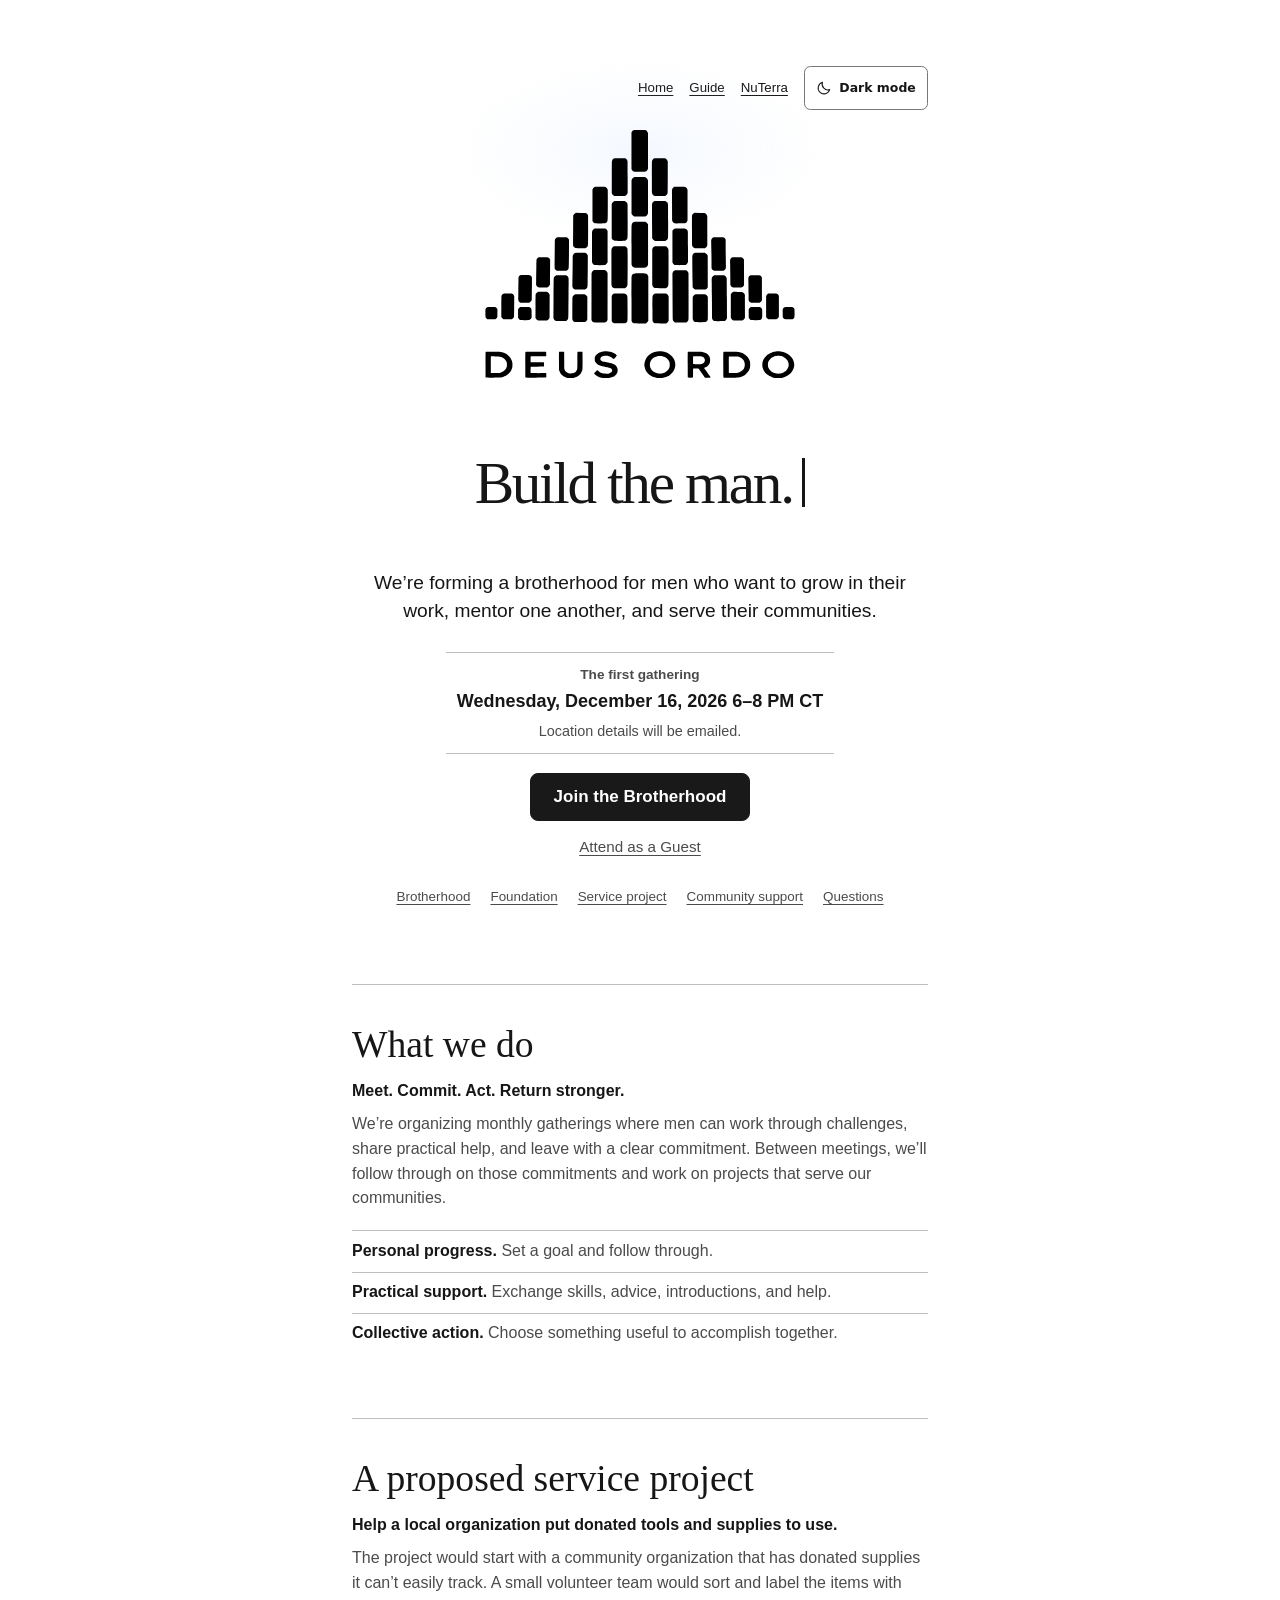
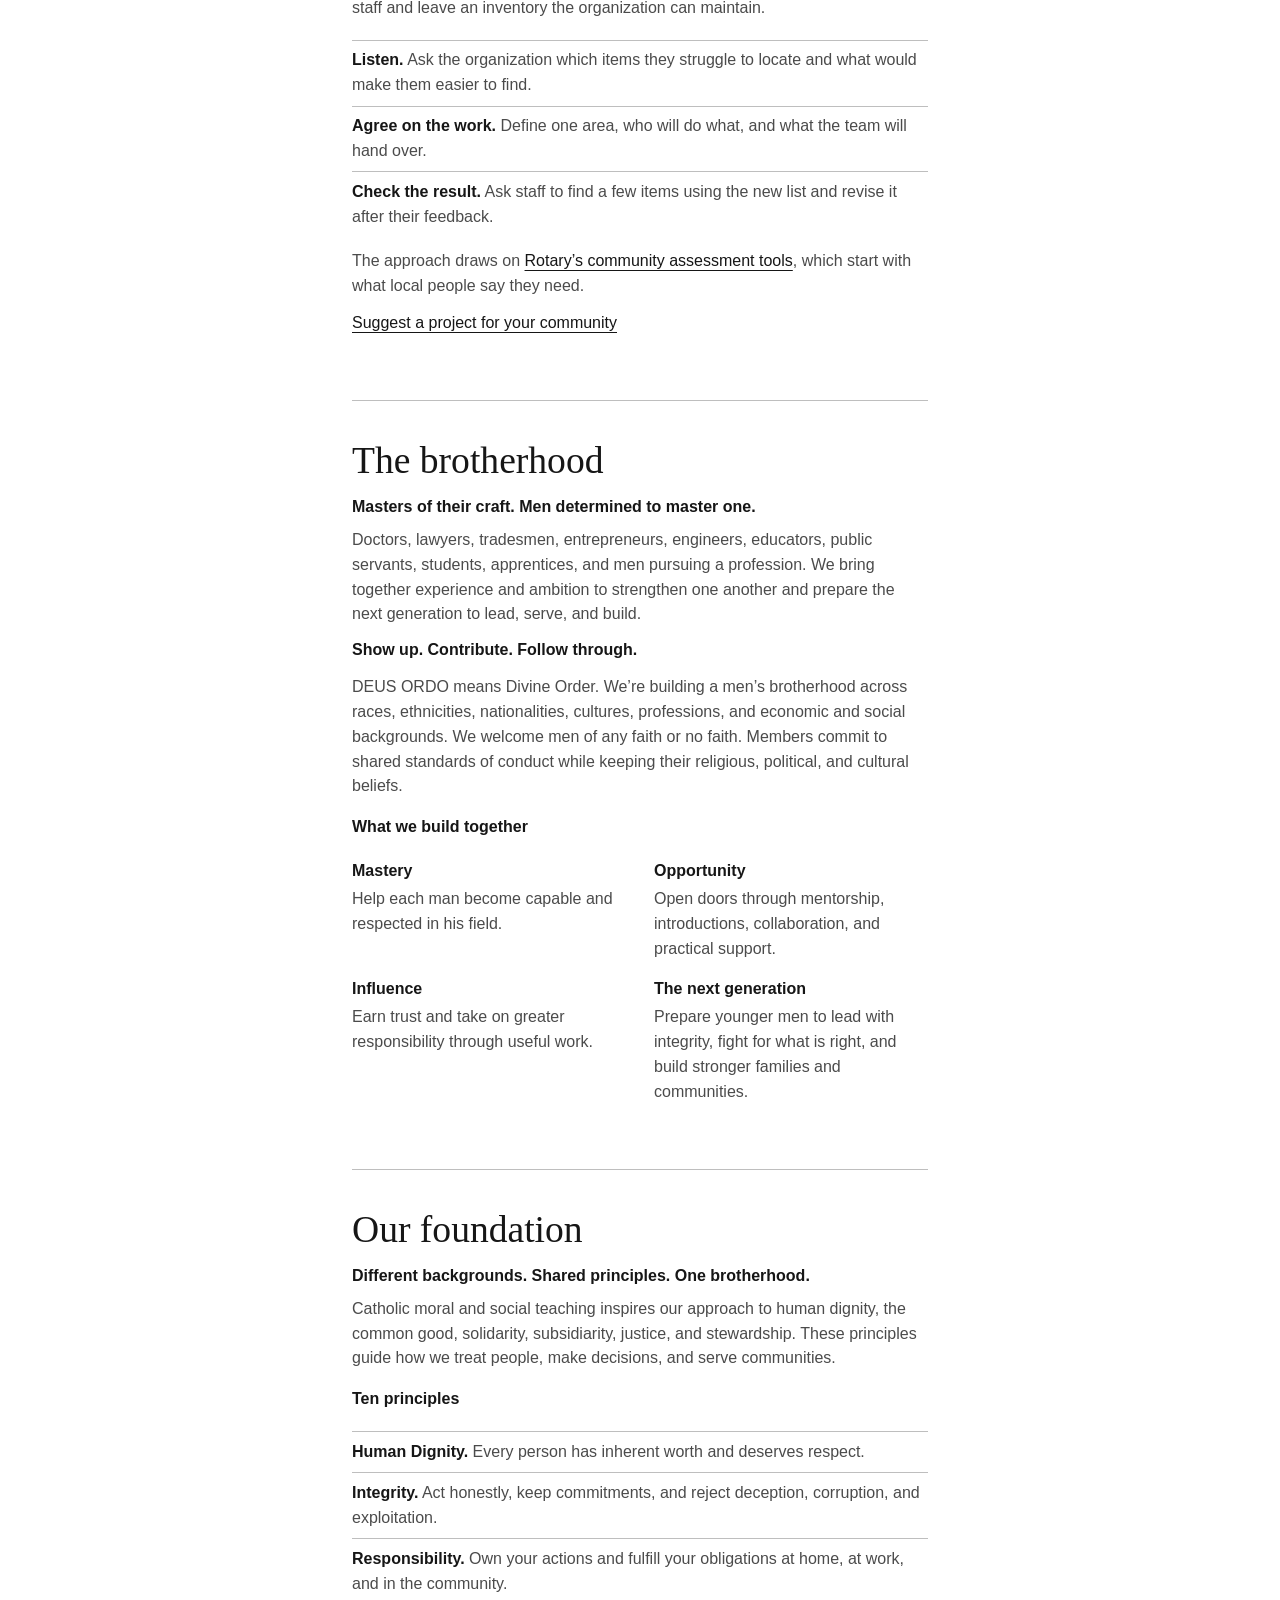
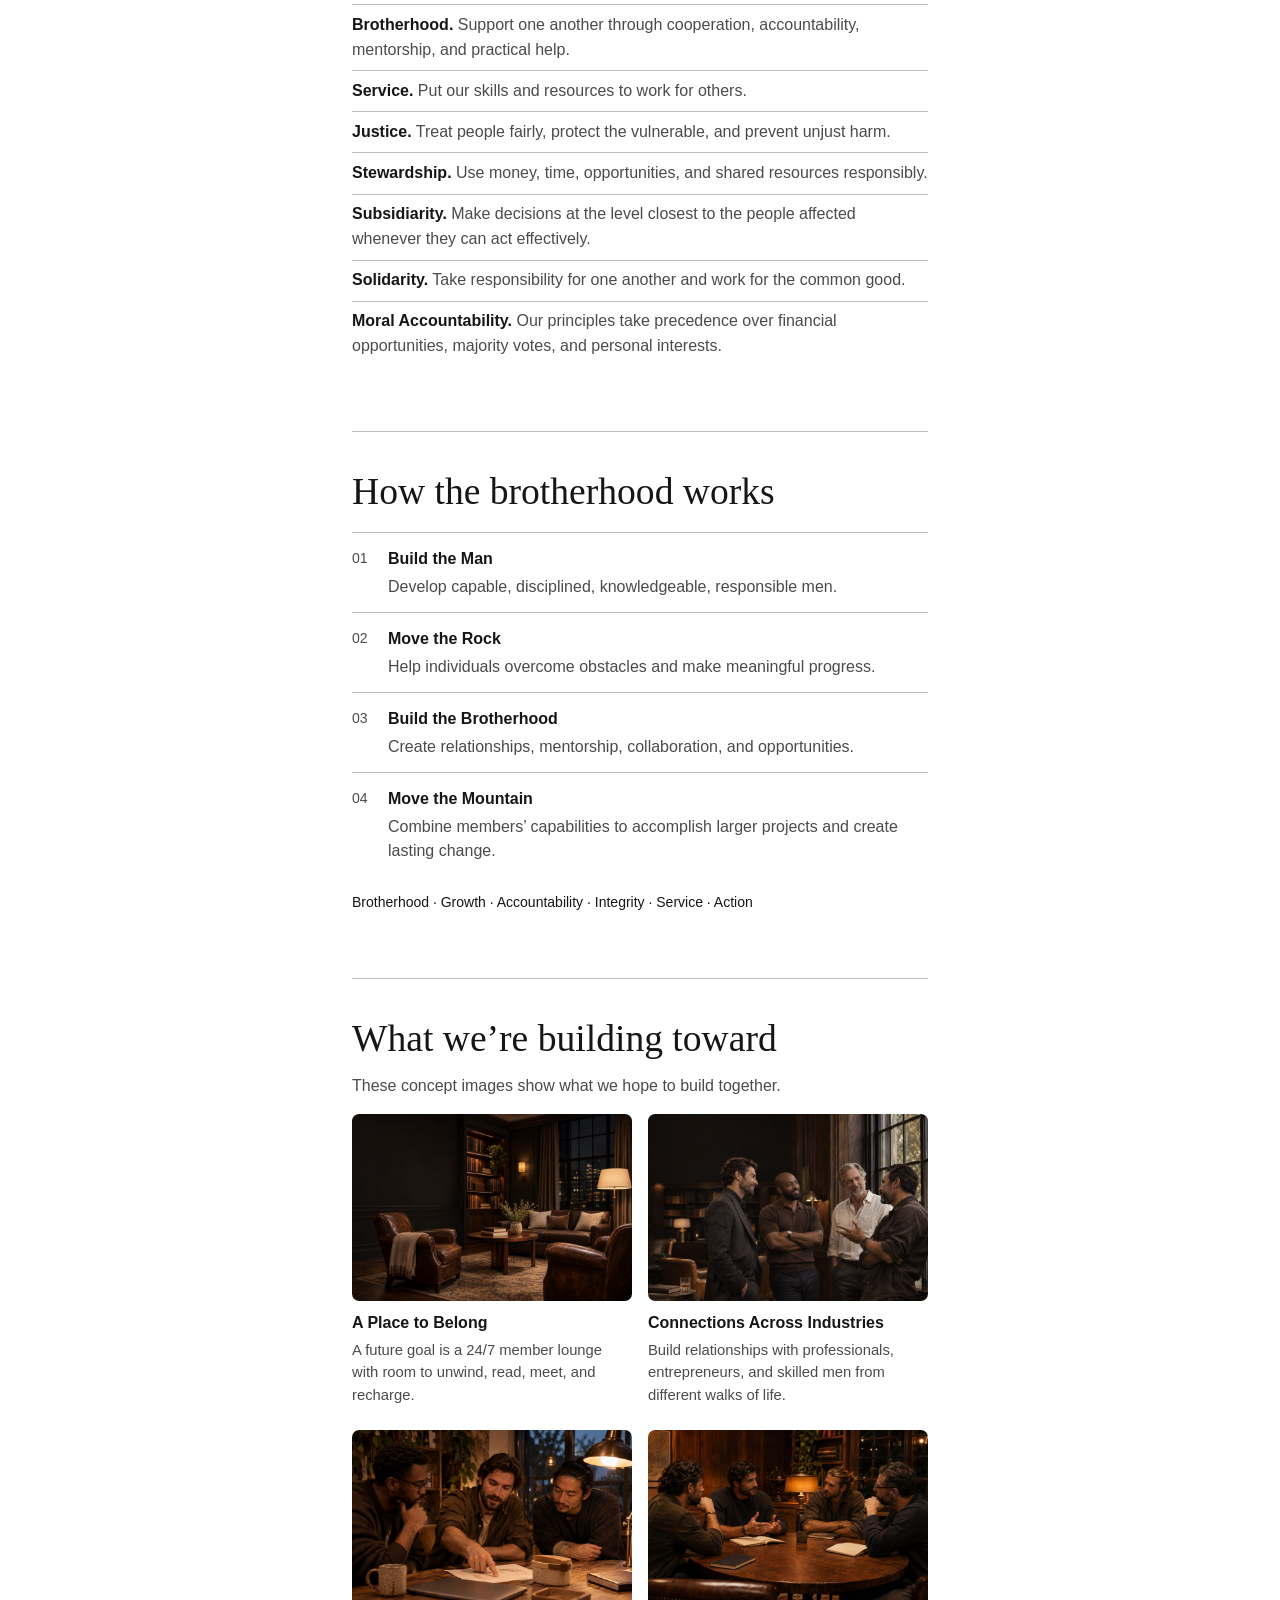
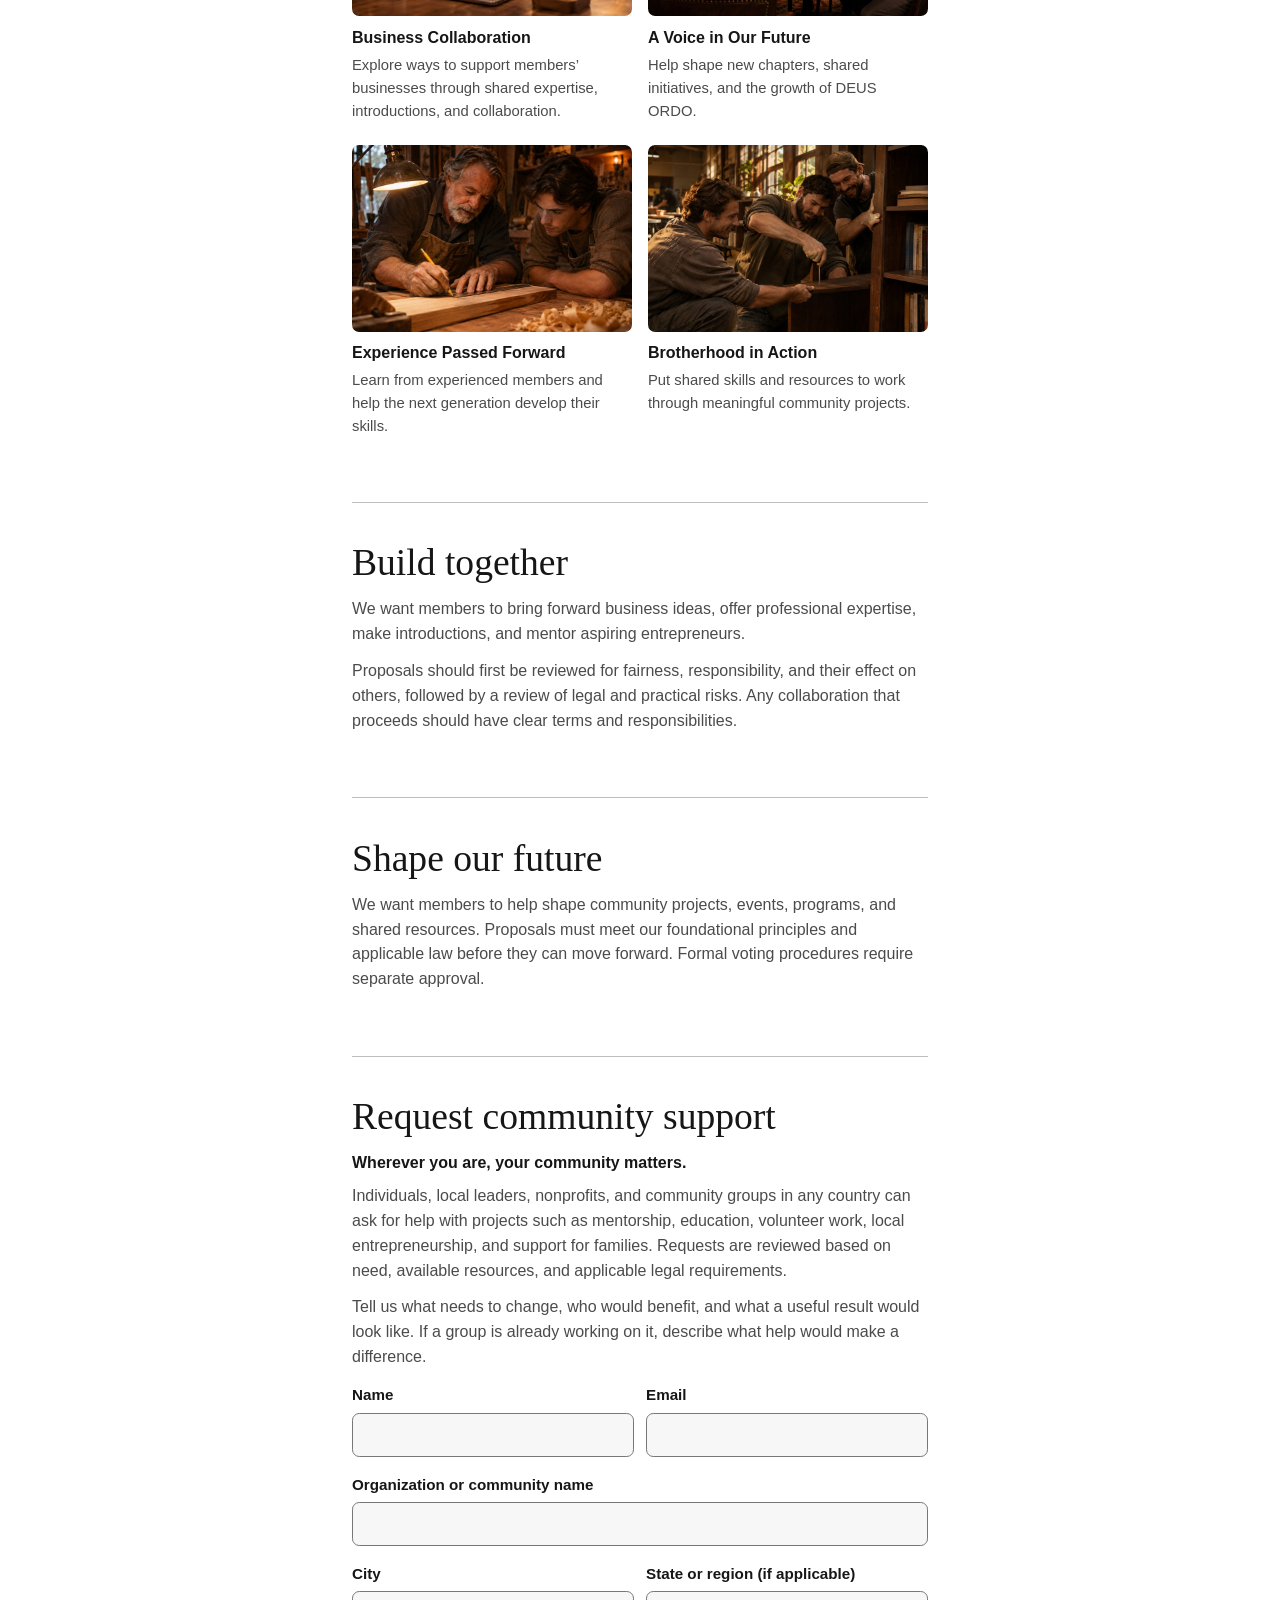
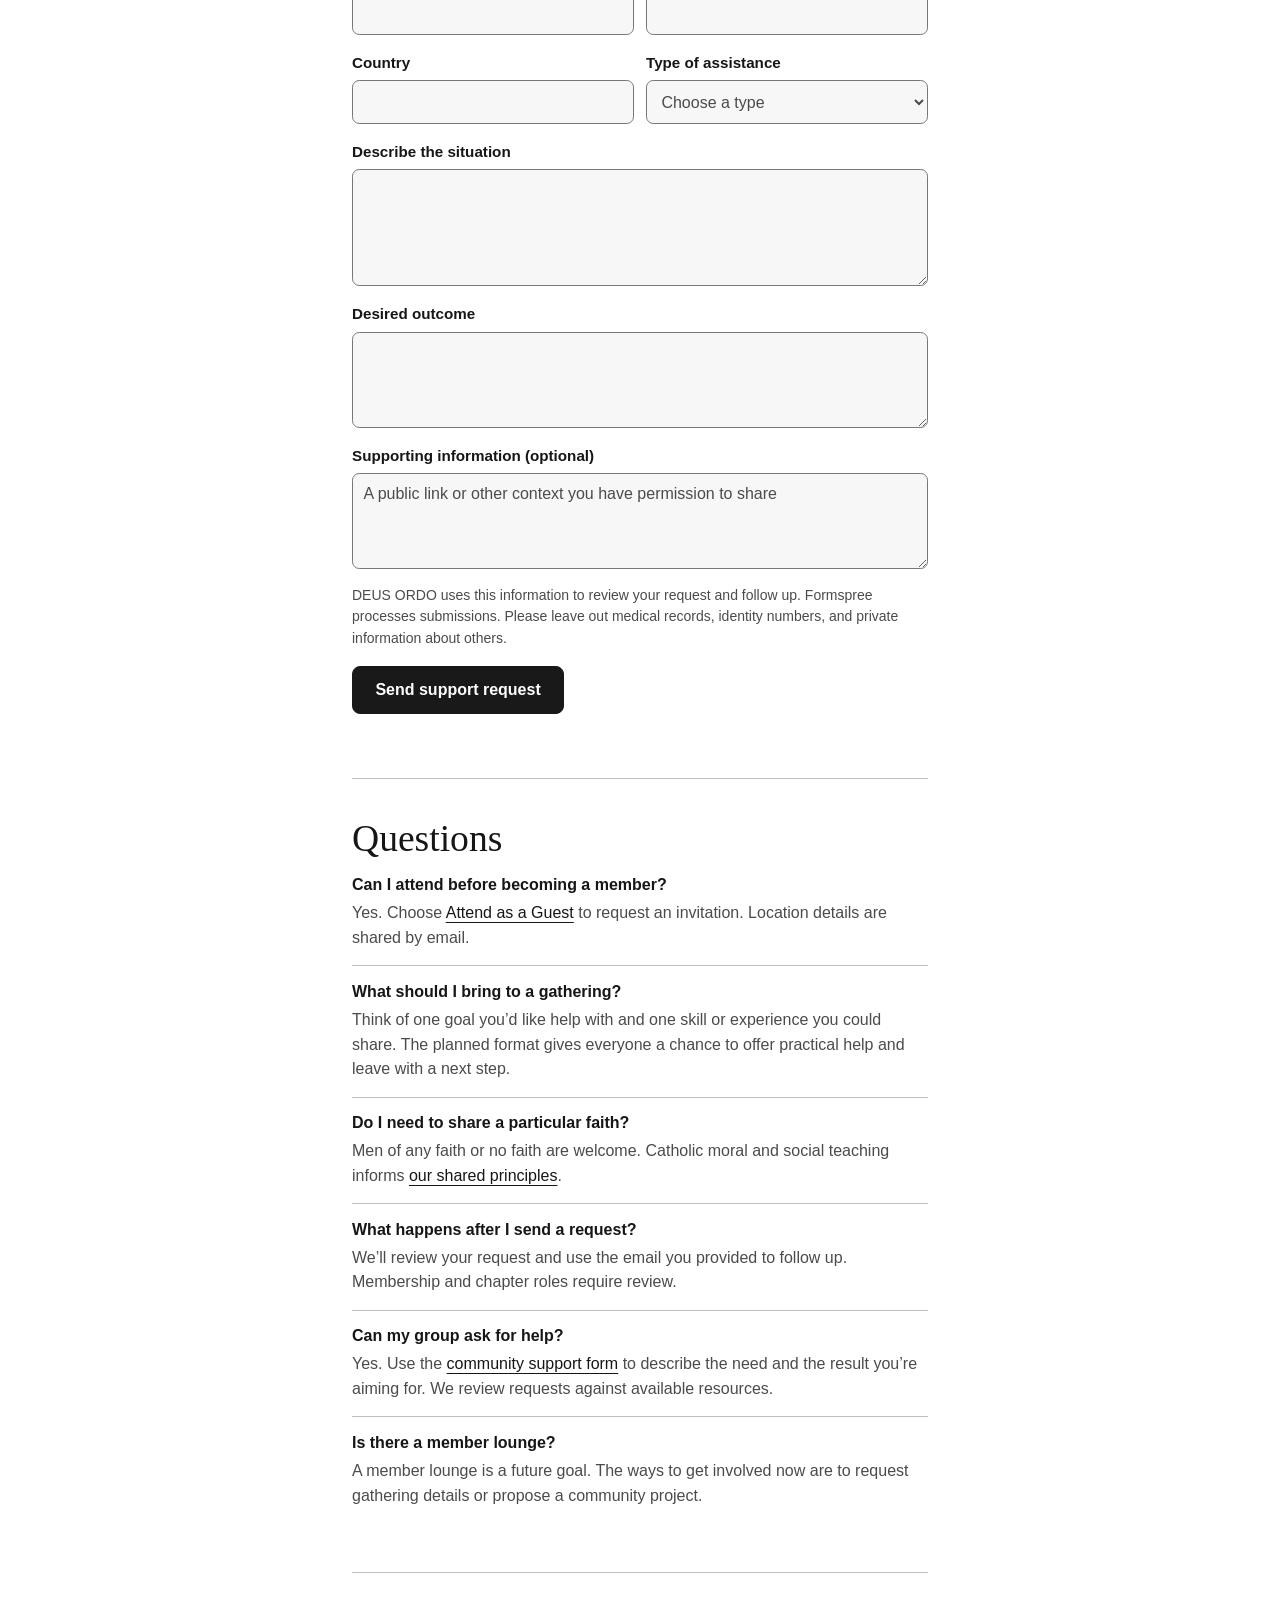
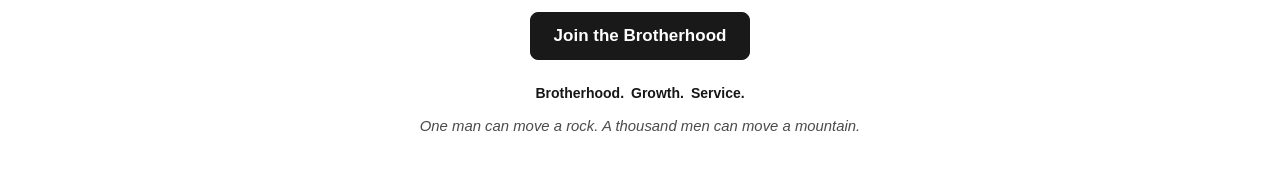
<file: details.html>
<!doctype html>
<html lang="en">
<head>
  <meta charset="utf-8">
  <meta name="viewport" content="width=device-width, initial-scale=1">
  <meta name="description" content="A brotherhood of men who strengthen themselves, support one another, and take action in their communities.">
  <meta name="theme-color" content="#000000">
  <title>Project details | DEUS ORDO</title>
  <link rel="canonical" href="https://deusordo.github.io/men/details.html">
  <link rel="icon" href="./assets/deus-ordo/favicon.ico" sizes="16x16 32x32 48x48">
  <link rel="icon" type="image/png" sizes="32x32" href="./assets/deus-ordo/favicon-32.png">
  <link rel="icon" type="image/svg+xml" href="./assets/deus-ordo/favicon.svg">
  <link rel="apple-touch-icon" sizes="180x180" href="./assets/deus-ordo/apple-touch-icon.png">
  <meta property="og:type" content="website">
  <meta property="og:site_name" content="DEUS ORDO">
  <meta property="og:title" content="DEUS ORDO | Build the Man. Move the Mountain.">
  <meta property="og:description" content="A brotherhood of men who strengthen themselves, support one another, and take action in their communities.">
  <meta property="og:url" content="https://deusordo.github.io/men/details.html">
  <meta property="og:image" content="https://deusordo.github.io/men/assets/deus-ordo/social-preview.png">
  <meta property="og:image:width" content="1200">
  <meta property="og:image:height" content="630">
  <meta property="og:image:alt" content="DEUS ORDO brick mountain logo">
  <meta name="twitter:card" content="summary_large_image">
  <meta name="twitter:title" content="DEUS ORDO | Build the Man. Move the Mountain.">
  <meta name="twitter:description" content="A brotherhood of men who strengthen themselves, support one another, and take action in their communities.">
  <meta name="twitter:image" content="https://deusordo.github.io/men/assets/deus-ordo/social-preview.png">
  <meta name="twitter:image:alt" content="DEUS ORDO brick mountain logo">
  <script src="./theme.js"></script>
  <link rel="stylesheet" href="styles.css?v=guide-navigation">
  <link rel="stylesheet" href="light.css?v=177cd8c0ab51">
  <script src="site.js?v=c49de133dbf5" defer></script>
  <script src="support.js?v=20261123editorial" defer></script>
  <script src="typewriter.js?v=aa0d24c1aa9e" defer></script>
  <script src="light.js?v=6c6afdbff788" defer></script>
  <script src="bricks.js?v=20261123theme" defer></script>
</head>
<body>
  <canvas class="brick-ripple" aria-hidden="true"></canvas>
  <main class="content">
    <div class="page-tools">
      <a href="./">Home</a>
      <a href="./guide.html">Guide</a>
      <a href="../NuTerra/">NuTerra</a>
      <button class="theme-toggle" data-theme-toggle type="button" hidden>
          <svg class="theme-sun" viewBox="0 0 24 24" aria-hidden="true"><circle cx="12" cy="12" r="4"/><path d="M12 2v2m0 16v2M2 12h2m16 0h2M4.93 4.93l1.41 1.41m11.32 11.32 1.41 1.41m0-14.14-1.41 1.41M6.34 17.66l-1.41 1.41"/></svg>
          <svg class="theme-moon" viewBox="0 0 24 24" aria-hidden="true"><path d="M20.5 14.4A8.7 8.7 0 0 1 9.6 3.5 8.8 8.8 0 1 0 20.5 14.4Z"/></svg>
          <span data-theme-label>Theme</span>
        </button>
    </div>
    <div class="logo-window">
      <img class="deus-ordo-logo" width="680" height="553" src="./assets/deus-ordo/deus-ordo-logo-white.svg"
        alt="DEUS ORDO" decoding="async" fetchpriority="high">
      <img class="deus-ordo-logo deus-ordo-logo-light" width="680" height="553" src="./assets/deus-ordo/deus-ordo-logo-black.svg" alt="DEUS ORDO" decoding="async">
      <span class="mountain-light" aria-hidden="true"></span>
    </div>

    <header class="intro">
      <h1 class="typewriter">
        <span class="typewriter-static">Build the man.<br>Move the mountain.</span>
        <span class="typewriter-animated" aria-hidden="true" hidden><span class="typewriter-text"></span></span>
      </h1>
      <p>We’re forming a brotherhood for men who want to grow in their work, mentor one another, and serve their communities.</p>
      <section class="gathering" aria-labelledby="gathering-title">
        <h2 id="gathering-title">The first gathering</h2>
        <time datetime="2026-12-16T18:00:00-06:00">Wednesday, December 16, 2026 <span>6–8 PM CT</span></time>
        <p>Location details will be emailed.</p>
      </section>
      <div class="intro-actions">
        <button class="action" id="open-join" type="button" aria-controls="join-panel" aria-expanded="false" hidden>Join the Brotherhood</button>
        <button class="guest-link" id="open-guest" type="button" aria-controls="join-panel" aria-expanded="false" hidden>Attend as a Guest</button>
      </div>
      <nav class="chapter-nav" aria-label="On this page">
        <a href="#brotherhood">Brotherhood</a>
        <a href="#foundation">Foundation</a>
        <a href="#project">Service project</a>
        <a href="#community-support">Community support</a>
        <a href="#questions">Questions</a>
      </nav>
      <noscript><p class="availability">Enable JavaScript to open the request form.</p></noscript>
    </header>

    <section class="join" id="join-panel" aria-labelledby="join-title" hidden>
      <div class="panel-heading">
        <div>
          <h2 id="join-title" tabindex="-1">Join the Brotherhood</h2>
          <p class="join-caption">Start the conversation.</p>
        </div>
        <button class="close" id="close-join" type="button" aria-label="Close DEUS ORDO request form">×</button>
      </div>
      <!-- Set data-formspree-form-id to the approved Formspree form ID. Leave it blank to disable submissions. -->
      <form method="post" id="interest-form" data-formspree-form-id="xeagzwol" aria-describedby="privacy">
        <div class="field-row">
          <div class="field">
            <label for="first-name">First Name</label>
            <input id="first-name" name="first_name" autocomplete="given-name" pattern="(?=.*\p{L})[\p{L}\p{M} .’'\-]+" title="Use letters, spaces, apostrophes, periods, or hyphens." required maxlength="80">
          </div>
          <div class="field">
            <label for="last-name">Last Name</label>
            <input id="last-name" name="last_name" autocomplete="family-name" pattern="(?=.*\p{L})[\p{L}\p{M} .’'\-]+" title="Use letters, spaces, apostrophes, periods, or hyphens." required maxlength="80">
          </div>
        </div>
        <div class="field-row">
          <div class="field">
            <label for="email">Email Address</label>
            <input id="email" name="email" type="email" autocomplete="email" pattern="[^@\s]+@[^@\s]+\.[^@\s]+" title="Enter an email address like you@example.com." required maxlength="254">
          </div>
          <div class="field">
            <label for="phone">Phone Number (optional)</label>
            <input id="phone" name="phone" type="tel" autocomplete="tel" pattern="\+?(?:[ .\(\)\-]*[0-9]){7,15}[ .\(\)\-]*" title="Enter 7 to 15 digits. Common phone formatting is allowed." maxlength="40">
          </div>
        </div>
        <div class="field-row">
          <div class="field">
            <label for="state">State</label>
            <select id="state" name="state" autocomplete="address-level1" required>
              <option value="" selected disabled>Select a U.S. state</option>
              <option value="AL">Alabama</option>
              <option value="AK">Alaska</option>
              <option value="AZ">Arizona</option>
              <option value="AR">Arkansas</option>
              <option value="CA">California</option>
              <option value="CO">Colorado</option>
              <option value="CT">Connecticut</option>
              <option value="DE">Delaware</option>
              <option value="DC">District of Columbia</option>
              <option value="FL">Florida</option>
              <option value="GA">Georgia</option>
              <option value="HI">Hawaii</option>
              <option value="ID">Idaho</option>
              <option value="IL">Illinois</option>
              <option value="IN">Indiana</option>
              <option value="IA">Iowa</option>
              <option value="KS">Kansas</option>
              <option value="KY">Kentucky</option>
              <option value="LA">Louisiana</option>
              <option value="ME">Maine</option>
              <option value="MD">Maryland</option>
              <option value="MA">Massachusetts</option>
              <option value="MI">Michigan</option>
              <option value="MN">Minnesota</option>
              <option value="MS">Mississippi</option>
              <option value="MO">Missouri</option>
              <option value="MT">Montana</option>
              <option value="NE">Nebraska</option>
              <option value="NV">Nevada</option>
              <option value="NH">New Hampshire</option>
              <option value="NJ">New Jersey</option>
              <option value="NM">New Mexico</option>
              <option value="NY">New York</option>
              <option value="NC">North Carolina</option>
              <option value="ND">North Dakota</option>
              <option value="OH">Ohio</option>
              <option value="OK">Oklahoma</option>
              <option value="OR">Oregon</option>
              <option value="PA">Pennsylvania</option>
              <option value="RI">Rhode Island</option>
              <option value="SC">South Carolina</option>
              <option value="SD">South Dakota</option>
              <option value="TN">Tennessee</option>
              <option value="TX">Texas</option>
              <option value="UT">Utah</option>
              <option value="VT">Vermont</option>
              <option value="VA">Virginia</option>
              <option value="WA">Washington</option>
              <option value="WV">West Virginia</option>
              <option value="WI">Wisconsin</option>
              <option value="WY">Wyoming</option>
            </select>
          </div>
          <div class="field" id="city-field" hidden>
            <label for="city">City</label>
            <div class="city-picker">
              <input id="city" name="city" autocomplete="off" autocapitalize="words" maxlength="120"
                role="combobox" aria-autocomplete="list" aria-expanded="false" aria-controls="city-options"
                aria-describedby="city-help" pattern="(?=.*\p{L})[\p{L}\p{M}0-9 .,’'&\/\(\)\-]+" title="Enter a city or town name." required disabled>
              <ul class="city-options" id="city-options" role="listbox" aria-label="Suggested cities" hidden></ul>
            </div>
            <p class="city-help" id="city-help">Start typing for suggestions, or enter your city manually.</p>
            <p class="visually-hidden" id="city-status" role="status" aria-live="polite"></p>
          </div>
        </div>
        <div class="field">
          <label for="membership-interest">How would you like to participate?</label>
          <select id="membership-interest" name="membership_interest" aria-describedby="membership-review" required>
            <option value="" selected disabled>Choose how to participate</option>
            <option value="Guest">Guest — Learn about DEUS ORDO and attend a gathering.</option>
            <option value="Member">Member — Participate in the brotherhood.</option>
            <option value="Builder">Builder — Help develop DEUS ORDO and its programs.</option>
            <option value="Founder">Chapter Founder — Help establish or lead a local chapter.</option>
          </select>
          <p class="membership-review" id="membership-review">Your selection helps us follow up. Membership and roles require review.</p>
        </div>
        <div class="field">
          <label for="message">Tell us about yourself.</label>
          <textarea id="message" name="message" rows="4" required maxlength="2000" placeholder="What do you do or want to pursue? What are you working toward, and what could you contribute?"></textarea>
        </div>
        <label class="consent">
          <input name="updates_consent" type="checkbox" value="yes">
          <span>I would like to receive occasional updates about DEUS ORDO, upcoming gatherings, and opportunities to participate.</span>
        </label>
        <p class="privacy" id="privacy">DEUS ORDO uses your information to respond to your inquiry. If you opt in, DEUS ORDO may also send you occasional updates. Requests are processed by Formspree.</p>
        <input type="hidden" name="subject" value="DEUS ORDO — New Membership Request">
        <div class="honeypot" aria-hidden="true">
          <label for="website">Leave this field empty</label>
          <input id="website" name="_gotcha" tabindex="-1" autocomplete="off">
        </div>
        <button class="action submit" type="submit" disabled>Submit Request</button>
      </form>
      <div class="form-status" id="form-status" role="status" aria-live="polite" aria-atomic="true">
      </div>
      <div class="confirmation" id="join-confirmation" hidden>
        <p class="confirmation-lead" id="confirmation-lead">Got it. We’ll reach out with details soon.</p>
        <p id="confirmation-message"></p>
        <p id="confirmation-next">Watch your inbox for our reply. Before we meet, think of one goal you want help with and one skill you can share.</p>
        <p class="confirmation-motto">Build the Man. Move the Mountain.</p>
      </div>
    </section>

    <section class="chapter" aria-labelledby="action-title">
      <h2 id="action-title">What we do</h2>
      <p class="chapter-lead">Meet. Commit. Act. Return stronger.</p>
      <p>We’re organizing monthly gatherings where men can work through challenges, share practical help, and leave with a clear commitment. Between meetings, we’ll follow through on those commitments and work on projects that serve our communities.</p>
      <ul class="process-points" role="list">
        <li><strong>Personal progress.</strong> Set a goal and follow through.</li>
        <li><strong>Practical support.</strong> Exchange skills, advice, introductions, and help.</li>
        <li><strong>Collective action.</strong> Choose something useful to accomplish together.</li>
      </ul>
    </section>

    <section class="chapter" id="project" aria-labelledby="project-title">
      <h2 id="project-title">A proposed service project</h2>
      <p class="chapter-lead">Help a local organization put donated tools and supplies to use.</p>
      <p>The project would start with a community organization that has donated supplies it can’t easily track. A small volunteer team would sort and label the items with staff and leave an inventory the organization can maintain.</p>
      <ul class="process-points" role="list">
        <li><strong>Listen.</strong> Ask the organization which items they struggle to locate and what would make them easier to find.</li>
        <li><strong>Agree on the work.</strong> Define one area, who will do what, and what the team will hand over.</li>
        <li><strong>Check the result.</strong> Ask staff to find a few items using the new list and revise it after their feedback.</li>
      </ul>
      <p class="chapter-note">The approach draws on <a class="chapter-link" href="https://www.rotaryfoundationaustralia.org.au/resource/community-assessment-tools">Rotary’s community assessment tools</a>, which start with what local people say they need.</p>
      <p class="chapter-note"><a class="chapter-link" href="#community-support">Suggest a project for your community</a></p>
    </section>

    <section class="chapter" id="brotherhood" aria-labelledby="audience-title">
      <h2 id="audience-title">The brotherhood</h2>
      <p class="chapter-lead">Masters of their craft. Men determined to master one.</p>
      <p>Doctors, lawyers, tradesmen, entrepreneurs, engineers, educators, public servants, students, apprentices, and men pursuing a profession. We bring together experience and ambition to strengthen one another and prepare the next generation to lead, serve, and build.</p>
      <p class="chapter-standard">Show up. Contribute. Follow through.</p>
      <p class="chapter-note">DEUS ORDO means Divine Order. We’re building a men’s brotherhood across races, ethnicities, nationalities, cultures, professions, and economic and social backgrounds. We welcome men of any faith or no faith. Members commit to shared standards of conduct while keeping their religious, political, and cultural beliefs.</p>
      <h3>What we build together</h3>
      <ul class="fit-principles" role="list">
        <li>
          <h4>Mastery</h4>
          <p>Help each man become capable and respected in his field.</p>
        </li>
        <li>
          <h4>Opportunity</h4>
          <p>Open doors through mentorship, introductions, collaboration, and practical support.</p>
        </li>
        <li>
          <h4>Influence</h4>
          <p>Earn trust and take on greater responsibility through useful work.</p>
        </li>
        <li>
          <h4>The next generation</h4>
          <p>Prepare younger men to lead with integrity, fight for what is right, and build stronger families and communities.</p>
        </li>
      </ul>
    </section>

    <section class="chapter" id="foundation" aria-labelledby="foundation-title">
      <h2 id="foundation-title">Our foundation</h2>
      <p class="chapter-lead">Different backgrounds. Shared principles. One brotherhood.</p>
      <p>Catholic moral and social teaching inspires our approach to human dignity, the common good, solidarity, subsidiarity, justice, and stewardship. These principles guide how we treat people, make decisions, and serve communities.</p>
      <h3>Ten principles</h3>
      <ul class="process-points" role="list">
        <li><strong>Human Dignity.</strong> Every person has inherent worth and deserves respect.</li>
        <li><strong>Integrity.</strong> Act honestly, keep commitments, and reject deception, corruption, and exploitation.</li>
        <li><strong>Responsibility.</strong> Own your actions and fulfill your obligations at home, at work, and in the community.</li>
        <li><strong>Brotherhood.</strong> Support one another through cooperation, accountability, mentorship, and practical help.</li>
        <li><strong>Service.</strong> Put our skills and resources to work for others.</li>
        <li><strong>Justice.</strong> Treat people fairly, protect the vulnerable, and prevent unjust harm.</li>
        <li><strong>Stewardship.</strong> Use money, time, opportunities, and shared resources responsibly.</li>
        <li><strong>Subsidiarity.</strong> Make decisions at the level closest to the people affected whenever they can act effectively.</li>
        <li><strong>Solidarity.</strong> Take responsibility for one another and work for the common good.</li>
        <li><strong>Moral Accountability.</strong> Our principles take precedence over financial opportunities, majority votes, and personal interests.</li>
      </ul>
    </section>

    <section class="chapter" aria-labelledby="stages-title">
      <h2 id="stages-title">How the brotherhood works</h2>
      <ol class="stages" role="list">
        <li>
          <span aria-hidden="true">01</span>
          <div>
            <h3>Build the Man</h3>
            <p>Develop capable, disciplined, knowledgeable, responsible men.</p>
          </div>
        </li>
        <li>
          <span aria-hidden="true">02</span>
          <div>
            <h3>Move the Rock</h3>
            <p>Help individuals overcome obstacles and make meaningful progress.</p>
          </div>
        </li>
        <li>
          <span aria-hidden="true">03</span>
          <div>
            <h3>Build the Brotherhood</h3>
            <p>Create relationships, mentorship, collaboration, and opportunities.</p>
          </div>
        </li>
        <li>
          <span aria-hidden="true">04</span>
          <div>
            <h3>Move the Mountain</h3>
            <p>Combine members’ capabilities to accomplish larger projects and create lasting change.</p>
          </div>
        </li>
      </ol>
      <p class="principles">Brotherhood · Growth · Accountability · Integrity · Service · Action</p>
    </section>

    <section class="chapter" aria-labelledby="vision-title">
      <h2 id="vision-title">What we’re building toward</h2>
      <p>These concept images show what we hope to build together.</p>
      <div class="vision-grid">
        <figure>
          <img src="./assets/deus-ordo/vision-lounge.jpg" alt="A warmly lit reading lounge with walnut bookshelves and leather seating" width="840" height="559" loading="lazy" decoding="async">
          <figcaption>
            <h3>A Place to Belong</h3>
            <p>A future goal is a 24/7 member lounge with room to unwind, read, meet, and recharge.</p>
          </figcaption>
        </figure>
        <figure>
          <img src="./assets/deus-ordo/vision-connections.jpg" alt="Four men in conversation beside tall windows in a wood-paneled room" width="840" height="559" loading="lazy" decoding="async">
          <figcaption>
            <h3>Connections Across Industries</h3>
            <p>Build relationships with professionals, entrepreneurs, and skilled men from different walks of life.</p>
          </figcaption>
        </figure>
        <figure>
          <img src="./assets/deus-ordo/vision-collaboration.jpg" alt="Men working through a business idea together at a walnut table" width="840" height="560" loading="lazy" decoding="async">
          <figcaption>
            <h3>Business Collaboration</h3>
            <p>Explore ways to support members’ businesses through shared expertise, introductions, and collaboration.</p>
          </figcaption>
        </figure>
        <figure>
          <img src="./assets/deus-ordo/vision-chapters.jpg" alt="A group listening to one another around a meeting table" width="840" height="560" loading="lazy" decoding="async">
          <figcaption>
            <h3>A Voice in Our Future</h3>
            <p>Help shape new chapters, shared initiatives, and the growth of DEUS ORDO.</p>
          </figcaption>
        </figure>
        <figure>
          <img src="./assets/deus-ordo/vision-mentorship.jpg" alt="An experienced mentor showing a younger man how to measure a piece of wood" width="840" height="560" loading="lazy" decoding="async">
          <figcaption>
            <h3>Experience Passed Forward</h3>
            <p>Learn from experienced members and help the next generation develop their skills.</p>
          </figcaption>
        </figure>
        <figure>
          <img src="./assets/deus-ordo/vision-service.jpg" alt="Volunteers working together to build shelves at a community center" width="840" height="560" loading="lazy" decoding="async">
          <figcaption>
            <h3>Brotherhood in Action</h3>
            <p>Put shared skills and resources to work through meaningful community projects.</p>
          </figcaption>
        </figure>
      </div>
    </section>

    <section class="chapter" aria-labelledby="build-title">
      <h2 id="build-title">Build together</h2>
      <p>We want members to bring forward business ideas, offer professional expertise, make introductions, and mentor aspiring entrepreneurs.</p>
      <p class="chapter-note">Proposals should first be reviewed for fairness, responsibility, and their effect on others, followed by a review of legal and practical risks. Any collaboration that proceeds should have clear terms and responsibilities.</p>
    </section>

    <section class="chapter" aria-labelledby="shape-title">
      <h2 id="shape-title">Shape our future</h2>
      <p>We want members to help shape community projects, events, programs, and shared resources. Proposals must meet our foundational principles and applicable law before they can move forward. Formal voting procedures require separate approval.</p>
    </section>

    <section class="chapter" id="community-support" aria-labelledby="support-title">
      <h2 id="support-title">Request community support</h2>
      <p class="chapter-lead">Wherever you are, your community matters.</p>
      <p>Individuals, local leaders, nonprofits, and community groups in any country can ask for help with projects such as mentorship, education, volunteer work, local entrepreneurship, and support for families. Requests are reviewed based on need, available resources, and applicable legal requirements.</p>
      <p class="chapter-note">Tell us what needs to change, who would benefit, and what a useful result would look like. If a group is already working on it, describe what help would make a difference.</p>
      <form method="post" id="support-form" aria-labelledby="support-title" aria-describedby="support-privacy" hidden>
        <div class="field-row">
          <div class="field">
            <label for="support-name">Name</label>
            <input id="support-name" name="name" type="text" autocomplete="name" required maxlength="120">
          </div>
          <div class="field">
            <label for="support-email">Email</label>
            <input id="support-email" name="email" type="email" autocomplete="email" required maxlength="254">
          </div>
        </div>
        <div class="field">
          <label for="support-organization">Organization or community name</label>
          <input id="support-organization" name="organization" type="text" autocomplete="organization" required maxlength="160">
        </div>
        <div class="field-row">
          <div class="field">
            <label for="support-city">City</label>
            <input id="support-city" name="city" type="text" autocomplete="address-level2" required maxlength="120">
          </div>
          <div class="field">
            <label for="support-region">State or region (if applicable)</label>
            <input id="support-region" name="region" type="text" autocomplete="address-level1" maxlength="120">
          </div>
        </div>
        <div class="field-row">
          <div class="field">
            <label for="support-country">Country</label>
            <input id="support-country" name="country" type="text" autocomplete="country-name" required maxlength="100">
          </div>
          <div class="field">
            <label for="support-type">Type of assistance</label>
            <select id="support-type" name="assistance_type" required>
              <option value="">Choose a type</option>
              <option>Community improvement</option>
              <option>Mentorship or education</option>
              <option>Professional guidance</option>
              <option>Volunteer project</option>
              <option>Local entrepreneurship</option>
              <option>Community infrastructure</option>
              <option>Support for families or vulnerable people</option>
              <option>Local partnership</option>
              <option>Other</option>
            </select>
          </div>
        </div>
        <div class="field">
          <label for="support-description">Describe the situation</label>
          <textarea id="support-description" name="message" rows="4" required maxlength="3000"></textarea>
        </div>
        <div class="field">
          <label for="support-outcome">Desired outcome</label>
          <textarea id="support-outcome" name="desired_outcome" rows="3" required maxlength="1500"></textarea>
        </div>
        <div class="field">
          <label for="support-information">Supporting information (optional)</label>
          <textarea id="support-information" name="supporting_information" rows="2" maxlength="1000" placeholder="A public link or other context you have permission to share"></textarea>
        </div>
        <p class="privacy" id="support-privacy">DEUS ORDO uses this information to review your request and follow up. Formspree processes submissions. Please leave out medical records, identity numbers, and private information about others.</p>
        <input type="hidden" name="subject" value="DEUS ORDO — Community Support Request">
        <input type="hidden" name="source" value="DEUS ORDO">
        <input type="hidden" name="request_type" value="community_support">
        <div class="honeypot" aria-hidden="true">
          <label for="support-website">Leave this field empty</label>
          <input id="support-website" name="_gotcha" tabindex="-1" autocomplete="off">
        </div>
        <button class="action submit" type="submit" disabled>Send support request</button>
      </form>
      <p class="form-status" id="support-status" role="status" aria-live="polite" aria-atomic="true" tabindex="-1">Online submission is unavailable right now.</p>
    </section>

    <section class="chapter questions" id="questions" aria-labelledby="questions-title">
      <h2 id="questions-title">Questions</h2>
      <div class="question">
        <h3>Can I attend before becoming a member?</h3>
        <p>Yes. Choose <a class="chapter-link" href="#open-guest">Attend as a Guest</a> to request an invitation. Location details are shared by email.</p>
      </div>
      <div class="question">
        <h3>What should I bring to a gathering?</h3>
        <p>Think of one goal you’d like help with and one skill or experience you could share. The planned format gives everyone a chance to offer practical help and leave with a next step.</p>
      </div>
      <div class="question">
        <h3>Do I need to share a particular faith?</h3>
        <p>Men of any faith or no faith are welcome. Catholic moral and social teaching informs <a class="chapter-link" href="#foundation">our shared principles</a>.</p>
      </div>
      <div class="question">
        <h3>What happens after I send a request?</h3>
        <p>We’ll review your request and use the email you provided to follow up. Membership and chapter roles require review.</p>
      </div>
      <div class="question">
        <h3>Can my group ask for help?</h3>
        <p>Yes. Use the <a class="chapter-link" href="#community-support">community support form</a> to describe the need and the result you’re aiming for. We review requests against available resources.</p>
      </div>
      <div class="question">
        <h3>Is there a member lounge?</h3>
        <p>A member lounge is a future goal. The ways to get involved now are to request gathering details or propose a community project.</p>
      </div>
    </section>

    <footer class="closing">
      <button class="action" id="open-join-bottom" type="button" aria-controls="join-panel" aria-expanded="false" hidden>Join the Brotherhood</button>
      <p class="values">Brotherhood. Growth. Service.</p>
      <p class="motto">One man can move a rock. A thousand men can move a mountain.</p>
    </footer>
  </main>
</body>
</html>
</file>
<file: styles.css>
:root {
  color-scheme: dark;
  --paper: #000;
  --ink: #fff;
  --muted: #c1c1c1;
  --rule: #353535;
  --field-border: #777;
  --button: #fff;
  --button-hover: #e5e5e5;
  --sans: -apple-system, BlinkMacSystemFont, "Segoe UI", Arial, sans-serif;
  --serif: Georgia, "Times New Roman", serif;
  color: var(--ink);
  background: var(--paper);
  font: 1rem / 1.55 var(--sans);
}

*, *::before, *::after { box-sizing: border-box; }
[hidden] { display: none !important; }
body { margin: 0; }
p { margin: 0; }

.content {
  width: min(calc(100% - 2.5rem), 36rem);
  margin-inline: auto;
  padding-block: clamp(3.5rem, 10svh, 6.5rem) 3rem;
}

.intro, .motto { text-align: center; }

.logo-window {
  width: min(72vw, 20rem);
  max-width: 100%;
  margin-inline: auto;
}

.deus-ordo-logo {
  display: block;
  width: 100%;
  height: auto;
  object-fit: contain;
}

.intro { margin-top: clamp(1.3rem, 4vw, 2.05rem); }

h1 {
  margin: 0;
  font: 400 clamp(2rem, 8.6vw, 4.1rem) / 1.02 var(--serif);
  letter-spacing: -.035em;
}

.intro p {
  max-width: 34rem;
  margin: 1.15rem auto 1.7rem;
  font-size: clamp(1.0625rem, 2.05vw, 1.2rem);
  line-height: 1.45;
}

.gathering {
  width: fit-content;
  max-width: 100%;
  margin: 0 auto 1.2rem;
  padding: .72rem .7rem;
  border-block: 1px solid var(--rule);
}

.gathering h2 {
  margin: 0 0 .2rem;
  color: var(--muted);
  font-size: .85rem;
  font-weight: 600;
}

.gathering time { font-size: clamp(.95rem, 2.8vw, 1.125rem); font-weight: 650; }
.gathering time span { white-space: nowrap; }
.gathering p { margin: .28rem 0 0; color: var(--muted); font-size: .9rem; }

.intro-actions {
  display: grid;
  justify-items: center;
  gap: .2rem;
}

.guest-link {
  min-height: 2.75rem;
  padding: .35rem .65rem;
  border: 0;
  border-radius: .35rem;
  background: transparent;
  color: var(--muted);
  font: 500 .95rem / 1.3 var(--sans);
  text-decoration: underline;
  text-underline-offset: .2em;
  cursor: pointer;
}

.guest-link:hover { color: var(--ink); }

.typewriter {
  display: grid;
  align-items: center;
  min-block-size: 2.04em;
}

.typewriter-animated {
  font-size: clamp(1.7rem, 8.6vw, 3.7rem);
}

.action {
  display: inline-flex;
  align-items: center;
  justify-content: center;
  min-height: 3rem;
  padding: .6rem 1.4rem;
  border: 1px solid var(--button);
  border-radius: .5rem;
  background: var(--button);
  color: #000;
  cursor: pointer;
  font: 600 1.0625rem / 1.2 var(--sans);
}

.action:hover:not(:disabled) { background: var(--button-hover); }
.action:disabled { cursor: not-allowed; opacity: .62; }
:focus-visible { outline: 2px solid #fff; outline-offset: 3px; }

.join {
  margin-top: 2.45rem;
  padding-top: 1.6rem;
  scroll-margin-block-start: 1rem;
  border-top: 1px solid var(--rule);
}

.panel-heading {
  display: flex;
  align-items: flex-start;
  justify-content: space-between;
  gap: .75rem;
  margin-bottom: 1.2rem;
}

.panel-heading h2 {
  margin: 0;
  font: 400 clamp(1.65rem, 6vw, 2.15rem) / 1.1 var(--serif);
}

.join-caption {
  margin-top: .4rem;
  color: var(--muted);
  font-size: .95rem;
}

.close {
  display: grid;
  place-items: center;
  flex: 0 0 2.75rem;
  min-height: 2.75rem;
  padding: 0;
  border: 0;
  border-radius: .45rem;
  color: var(--ink);
  background: transparent;
  font: 400 1.65rem / 1 var(--sans);
  cursor: pointer;
}

.close:hover { background: #191919; }

form { display: grid; gap: 1rem; }

.field-row {
  display: grid;
  grid-template-columns: repeat(2, minmax(0, 1fr));
  gap: .75rem;
}

.field-row:has(> [hidden]) > :first-child { grid-column: 1 / -1; }
.field label { display: block; font-size: .95rem; font-weight: 600; }

.field input,
.field select,
.field textarea {
  display: block;
  width: 100%;
  min-height: 2.75rem;
  margin-top: .35rem;
  padding: .5rem .65rem;
  border: 1px solid var(--field-border);
  border-radius: .45rem;
  color: var(--ink);
  background: #101010;
  font: inherit;
}

.field :is(input, select, textarea):focus { border-color: #bdbdbd; }
.field select:invalid { color: var(--muted); }
.membership-review, .city-help { margin-top: .35rem; }

.city-picker { position: relative; }
.city-options {
  position: absolute;
  z-index: 1;
  inset: calc(100% + .25rem) 0 auto;
  max-height: 12rem;
  overflow-y: auto;
  margin: 0;
  padding: .2rem;
  border: 1px solid var(--field-border);
  border-radius: .45rem;
  color: var(--ink);
  background: #171717;
  list-style: none;
}

.city-options li {
  display: flex;
  align-items: center;
  min-height: 2.75rem;
  padding: .45rem .55rem;
  overflow-wrap: anywhere;
  border-radius: .3rem;
  cursor: pointer;
}

.city-options li[aria-selected="true"] { background: #363636; }
@media (hover: hover) {
  .city-options li:hover { background: #363636; }
}

.field textarea { min-height: 6rem; resize: vertical; }
.field textarea::placeholder { color: var(--muted); opacity: 1; }

.consent {
  display: flex;
  align-items: start;
  gap: .75rem;
  min-height: 2.75rem;
  cursor: pointer;
  font-size: .9375rem;
}

.consent input {
  width: 1.2rem;
  height: 1.2rem;
  flex: none;
  margin: .15rem 0 0;
  accent-color: var(--button);
}

.honeypot, .visually-hidden {
  position: absolute;
  width: 1px;
  height: 1px;
  overflow: hidden;
  clip-path: inset(50%);
}

.privacy, .availability, .form-status, .membership-review, .city-help { color: var(--muted); font-size: .875rem; }
.form-status:not(:empty) { margin-top: .85rem; }
.form-status[data-state="error"] { color: #ffb4ab; }
.submit { justify-self: start; font-size: 1rem; }

.confirmation {
  display: grid;
  gap: .8rem;
  max-width: 30rem;
  color: var(--muted);
}

.confirmation-lead { color: var(--ink); font-size: 1.125rem; }
.confirmation-motto { margin-top: .25rem; color: var(--ink); font: 400 1.2rem / 1.4 var(--serif); }

.chapter, .closing {
  margin-top: clamp(2.5rem, 7vw, 4rem);
  padding-top: clamp(1.5rem, 5vw, 2.4rem);
  border-top: 1px solid var(--rule);
}

.chapter h2 {
  margin: 0 0 .8rem;
  font: 400 clamp(1.75rem, 5.3vw, 2.35rem) / 1.15 var(--serif);
}

.chapter p { color: var(--muted); }
.chapter-link { color: var(--ink); text-underline-offset: .23em; }
.chapter-link:focus-visible { outline: 2px solid currentColor; outline-offset: .2rem; }
.chapter .principles { margin-top: .95rem; color: var(--ink); font-size: .875rem; }
.chapter .chapter-lead { margin-bottom: .5rem; color: var(--ink); font-weight: 650; }
.chapter .chapter-standard { margin-top: .7rem; color: var(--ink); font-weight: 650; }
.chapter .chapter-note { margin-top: .75rem; }
.chapter > p + h3 { margin-top: 1rem; }
#support-form { margin-top: .85rem; }

#support-form { position: relative; }
#support-form .field,
#support-form :is(input, select, textarea) { min-width: 0; }

.process-points, .fit-principles, .stages {
  margin: 1.2rem 0 0;
  padding: 0;
  list-style: none;
}

.process-points li { padding-block: .48rem; border-top: 1px solid var(--rule); color: var(--muted); }
.process-points strong { color: var(--ink); }

.fit-principles {
  display: grid;
  grid-template-columns: repeat(2, minmax(0, 1fr));
  gap: 1rem 1.75rem;
}

.chapter :is(h3, h4) {
  margin: 0 0 .2rem;
  font-size: 1rem;
  font-weight: 650;
}

.stages li {
  display: grid;
  grid-template-columns: 1.6rem minmax(0, 1fr);
  gap: .65rem;
  padding-block: .82rem;
  border-top: 1px solid var(--rule);
}

.stages li > span {
  align-self: start;
  padding-top: .1rem;
  color: var(--muted);
  font-size: .875rem;
  font-variant-numeric: tabular-nums;
}

.vision-grid {
  display: grid;
  grid-template-columns: repeat(2, minmax(0, 1fr));
  gap: 1.4rem 1rem;
  margin-block: 1rem 1.15rem;
}

.vision-grid figure { margin: 0; }
.vision-grid img {
  display: block;
  width: 100%;
  height: auto;
  aspect-ratio: 3 / 2;
  object-fit: cover;
  border-radius: .45rem;
  background: #191715;
}

.vision-grid figcaption { margin-top: .6rem; }
.vision-grid figcaption p { font-size: .925rem; }

.question + .question { border-top: 1px solid var(--rule); margin-top: .9rem; padding-top: .85rem; }
.chapter-nav { display: flex; justify-content: center; flex-wrap: wrap; gap: 0 .55rem; margin-top: .45rem; }
.chapter-nav a { display: inline-flex; align-items: center; min-height: 2.75rem; padding-inline: .35rem; color: var(--muted); font-size: .84rem; text-underline-offset: .23em; }
.chapter-nav a:hover { color: var(--ink); }

.closing { text-align: center; }
.closing .action { margin-bottom: 1.45rem; }

.values {
  text-align: center;
  font-size: .875rem;
  font-weight: 600;
  word-spacing: .22em;
}

.motto {
  margin: .65rem auto 0;
  color: var(--muted);
  font-size: .93rem;
  font-style: italic;
}

@media (max-width: 480px) {
  .content { padding-top: 3.5rem; }
  .join { margin-top: 2rem; }
  .fit-principles, .vision-grid { grid-template-columns: 1fr; }
  #support-form .field-row { grid-template-columns: 1fr; }
}

@media (prefers-reduced-motion: no-preference) {
  .typewriter-text::after {
    display: inline-block;
    width: .065em;
    height: .82em;
    margin-inline-start: .15em;
    vertical-align: -.06em;
    background: currentColor;
    content: "";
    animation: typewriter-caret 1s step-end infinite;
  }

  @keyframes typewriter-caret {
    50% { opacity: 0; }
  }

  .join:not([hidden]) { animation: reveal .24s ease-out; }
  .confirmation:not([hidden]) { animation: reveal .2s ease-out; }

  @keyframes reveal {
    from { opacity: 0; transform: translateY(6px); }
  }
}


:root { --theme-outline: var(--field-border); --theme-hover: #ffffff12; }
:root[data-theme="light"] {
  color-scheme: light;
  --paper: #fff;
  --ink: #161616;
  --muted: #4b4b4b;
  --rule: #bebebe;
  --field-border: #777;
  --button: #191919;
  --button-hover: #3a3a3a;
  --theme-hover: #0000000a;
}
.page-tools { display: flex; flex-wrap: wrap; justify-content: flex-end; align-items: center; gap: 1rem; margin: -1.5rem 0 .85rem; }
.page-tools a { display: inline-flex; align-items: center; min-height: 2.75rem; color: var(--ink); font-size: .83rem; text-underline-offset: .22em; }
.deus-ordo-logo-light { display: none; }
:root[data-theme="light"] .deus-ordo-logo:not(.deus-ordo-logo-light) { display: none; }
:root[data-theme="light"] .deus-ordo-logo-light { display: block; }
:root[data-theme="light"] .action { color: #fff; }
:root[data-theme="light"] :focus-visible { outline-color: #222; }
:root[data-theme="light"] .field :is(input, select, textarea) { background: #f7f7f7; }
:root[data-theme="light"] .field :is(input, select, textarea):focus { border-color: #424242; }
:root[data-theme="light"] .city-options { background: #fff; }
:root[data-theme="light"] :is(.city-options li:hover, .city-options li[aria-selected="true"], .close:hover) { background: #e9e9e9; }
:root[data-theme="light"] .form-status[data-state="error"] { color: #9f241e; }
:root[data-theme="light"] .brick-ripple { filter: invert(1); }
:root[data-theme="light"] .light-pulse { border-color: #526887; }

.theme-toggle {
  display: inline-flex;
  align-items: center;
  justify-content: center;
  gap: .45rem;
  flex: none;
  min-height: 2.75rem;
  padding: .35rem .7rem;
  border: 1px solid var(--theme-outline);
  border-radius: .4rem;
  color: inherit;
  background: transparent;
  font: 600 .78rem/1.2 system-ui, sans-serif;
  white-space: nowrap;
  cursor: pointer;
}
.theme-toggle[hidden], .theme-sun, :root[data-theme="dark"] .theme-moon { display: none; }
:root[data-theme="dark"] .theme-sun { display: block; }
.theme-toggle svg { width: 1rem; height: 1rem; fill: none; stroke: currentColor; stroke-width: 1.55; stroke-linecap: round; stroke-linejoin: round; }
.theme-toggle:hover { background: var(--theme-hover); }
.theme-toggle:focus-visible { outline: 2px solid currentColor; outline-offset: 3px; }
</file>
<file: light.css>
.brick-ripple { display: none; }

@media (any-pointer: fine) and (any-hover: hover) and (prefers-reduced-motion: no-preference) {
  .brick-ripple {
    display: block;
    position: fixed;
    z-index: 0;
    inset: 0;
    width: 100%;
    height: 100%;
    pointer-events: none;
  }
}

@media (prefers-reduced-motion: no-preference) {
  .content {
    position: relative;
    z-index: 2;
  }

  .logo-window {
    position: relative;
    isolation: isolate;
  }

  .logo-window.lighting-enabled::before {
    position: absolute;
    z-index: -1;
    inset: -27% -18% 20%;
    content: "";
    pointer-events: none;
    background: radial-gradient(ellipse 44% 34% at 50% 35%, #c2d8ff31, #c2d8ff12 48%, transparent 100%);
    animation: summit-glow 9s ease-in-out infinite;
  }

  .mountain-light {
    position: absolute;
    inset: 0 0 auto;
    aspect-ratio: 680 / 436;
    pointer-events: none;
  }

  .lighting-enabled .mountain-light {
    filter: drop-shadow(0 0 .34rem #bed5ff70);
  }

  .lighting-enabled .mountain-light::after,
  .lighting-enabled .mountain-light::before {
    position: absolute;
    inset: 0;
    content: "";
    opacity: 0;
    mask: url("./assets/deus-ordo/deus-ordo-mark-white.svg") center / 100% 100% no-repeat;
    -webkit-mask: url("./assets/deus-ordo/deus-ordo-mark-white.svg") center / 100% 100% no-repeat;
  }

  .lighting-enabled .mountain-light::after {
    background: linear-gradient(to top right, transparent 46%, #c8ddffcf 50%, transparent 54%) 100% 0 / 230% 230% no-repeat;
    animation: mountain-sweep 15s ease-in-out infinite;
  }

  .light-page-hidden .logo-window::before,
  .light-page-hidden .mountain-light::after,
  .logo-window.logo-offscreen::before,
  .logo-window.logo-offscreen .mountain-light::after {
    animation-play-state: paused;
  }

  @keyframes summit-glow {
    0%, 76%, 100% { opacity: 0; }
    44% { opacity: .62; }
  }

  @keyframes mountain-sweep {
    0%, 35% { background-position: 100% 0; opacity: 0; }
    39% { opacity: .38; }
    50%, 100% { background-position: 0 100%; opacity: 0; }
  }

  @media (hover: hover) and (pointer: fine) {
    .lighting-enabled .mountain-light::before {
      background: radial-gradient(ellipse at center, #cbdfffdd 0%, #cbdfff59 22%, transparent 58%) 50% 100% / 100% 235% no-repeat;
      transition: background-position .9s ease, opacity .35s ease;
    }

    .lighting-enabled:hover .mountain-light::before {
      background-position: 50% 9%;
      opacity: .52;
    }
  }

  .page-lights {
    position: fixed;
    z-index: 1;
    inset: 0;
    overflow: hidden;
    pointer-events: none;
  }

  .cursor-light {
    position: absolute;
    inset: 0 auto auto 0;
    width: 15rem;
    height: 15rem;
    border-radius: 50%;
    background: radial-gradient(circle, #c9dfff12, #c9dfff06 40%, transparent 70%);
    opacity: 0;
    transition: opacity .42s ease-out;
  }

  .cursor-light.is-visible { opacity: 1; }

  .light-pulse {
    position: absolute;
    width: min(19rem, 68vw);
    aspect-ratio: 1;
    border: 2px solid #edf4ff;
    border-radius: 50%;
    box-shadow: 0 0 10px #bcd5ff52, inset 0 0 8px #bcd5ff33;
    animation: energy-pulse .78s cubic-bezier(.12, .64, .34, 1) both;
  }

  @keyframes energy-pulse {
    0% { transform: translate(-50%, -50%) scale(.07); opacity: .76; }
    100% { transform: translate(-50%, -50%) scale(1); opacity: 0; }
  }

  @media (pointer: coarse) {
    .lighting-enabled .mountain-light { filter: drop-shadow(0 0 .16rem #bed5ff62); }
    .light-pulse { box-shadow: 0 0 5px #bcd5ff45; }
  }
}
</file>
